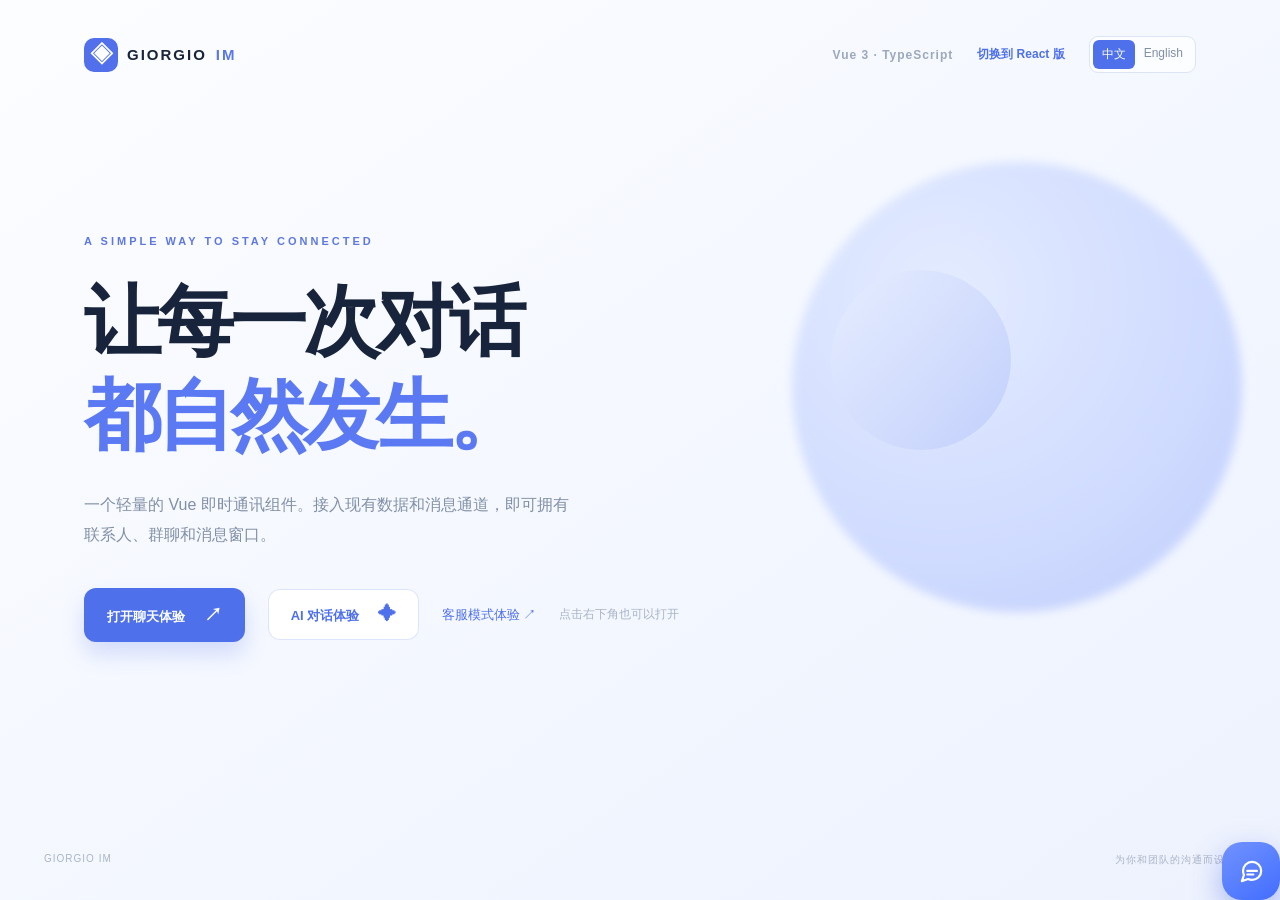
<file: index.html>
<!doctype html>
<html lang="zh-CN">
  <head>
    <meta charset="UTF-8" />
    <meta name="viewport" content="width=device-width, initial-scale=1.0" />
    <title>Giorgio IM · Vue 组件演示</title>
    <script type="module" crossorigin src="/assets/index-CqxR2ox7.js"></script>
    <link rel="stylesheet" crossorigin href="/assets/index-DMJhIIVW.css">
  </head>
  <body>
    <div id="app"></div>
  </body>
</html>
</file>
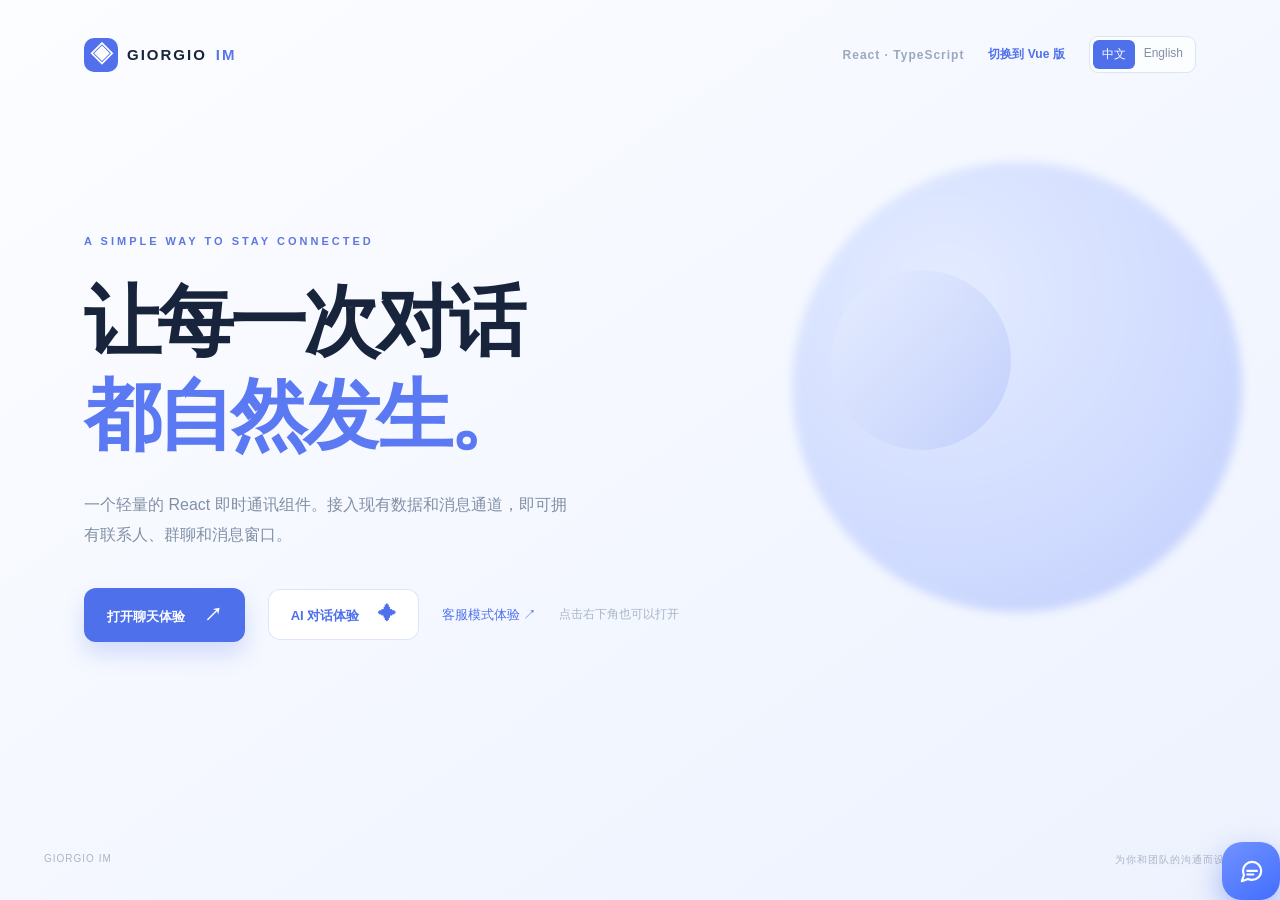
<file: react/index.html>
<!doctype html>
<html lang="zh-CN">
  <head>
    <meta charset="UTF-8" />
    <meta name="viewport" content="width=device-width, initial-scale=1.0" />
    <title>Giorgio IM · React 组件演示</title>
    <script type="module" crossorigin src="/react/assets/index-CaoD0odG.js"></script>
    <link rel="stylesheet" crossorigin href="/react/assets/index-DMJhIIVW.css">
  </head>
  <body>
    <div id="app"></div>
  </body>
</html>
</file>
<file: assets/index-DMJhIIVW.css>
*{box-sizing:border-box}body{margin:0;font-family:Inter,-apple-system,BlinkMacSystemFont,Segoe UI,sans-serif;color:#18243b;background:#f8faff}.demo-page{position:relative;min-height:100vh;overflow:hidden;background:linear-gradient(145deg,#fcfdff,#f2f6ff 65%,#eef2fe)}.demo-nav{position:relative;z-index:2;display:flex;align-items:center;justify-content:space-between;max-width:1200px;margin:auto;padding:36px 44px}.demo-brand{display:flex;align-items:center;gap:9px;font-size:15px;font-weight:850;letter-spacing:2px}.demo-brand>span:last-child{color:#5977e9}.demo-brand-icon{display:grid;place-items:center;width:34px;height:34px;border-radius:10px;background:#526fec;color:#fff;font-size:23px;letter-spacing:0}.demo-version{color:#9ba8bd;font-size:12px;font-weight:600;letter-spacing:1px}.demo-nav-tools{display:flex;align-items:center;gap:24px}.demo-framework{color:#4e70eb;font-size:12px;font-weight:600;text-decoration:none;white-space:nowrap}.demo-framework:focus-visible{outline:2px solid #4e70eb;outline-offset:4px}.demo-language{display:flex;padding:3px;border:1px solid #dce4f5;border-radius:9px;background:#ffffffb3}.demo-language a{padding:6px 9px;border-radius:6px;color:#8290a6;font-size:12px;text-decoration:none;white-space:nowrap}.demo-language a[aria-current]{background:#4e70eb;color:#fff}.demo-language a:focus-visible,.demo-actions a:focus-visible{outline:2px solid #4e70eb;outline-offset:4px}.demo-hero{position:relative;z-index:1;max-width:1200px;margin:14vh auto 0;padding:0 44px}.demo-kicker{margin-bottom:27px;color:#5e78df;font-size:11px;font-weight:800;letter-spacing:3px}.demo-hero h1{margin:0;font-size:clamp(46px,6vw,80px);font-weight:750;letter-spacing:-4px;line-height:1.23}:lang(en) .demo-hero h1{font-size:clamp(36px,6vw,80px)}.demo-hero h1 em{color:#5a79f2;font-style:normal}.demo-hero p{max-width:485px;margin:27px 0 37px;color:#8290a6;font-size:16px;line-height:1.9}.demo-actions{display:flex;align-items:center;gap:23px}.demo-actions .demo-primary-link{padding:15px 23px;border:0;border-radius:12px;background:#4e70eb;box-shadow:0 12px 22px #4e70eb35;color:#fff;font-size:13px;font-weight:700;cursor:pointer;text-decoration:none}.demo-actions .demo-primary-link span{margin-left:15px;font-size:18px}.demo-actions{flex-wrap:wrap}.demo-actions #open-ai-demo{background:#fff;color:#4e70eb;box-shadow:inset 0 0 0 1px #dce4ff}.demo-actions>span{color:#a9b4c6;font-size:12px}.demo-service-link{color:#4e70eb;font-size:13px;text-decoration:none}.demo-orb{position:absolute;border-radius:50%;pointer-events:none}.demo-orb-one{top:18%;right:3%;width:450px;height:450px;background:radial-gradient(circle at 34% 30%,#d8e4ff,#b8c9ff 60%,#9aaff8);opacity:.58;filter:blur(5px)}.demo-orb-two{top:30%;right:21%;width:180px;height:180px;background:linear-gradient(125deg,#e9efff,#b8c7fa);opacity:.7}.demo-footer{position:absolute;right:44px;bottom:33px;left:44px;display:flex;justify-content:space-between;color:#aab5c5;font-size:10px;letter-spacing:1px}@media (max-width:720px){.demo-nav{padding:23px;gap:12px;flex-wrap:wrap}.demo-nav-tools{margin-left:auto}.demo-version{display:none}.demo-hero{margin-top:12vh;padding:0 26px 110px}.demo-hero h1{letter-spacing:-2px}.demo-hero p{font-size:14px}.demo-orb-one{top:55%;right:-45%;width:340px;height:340px}.demo-orb-two{display:none}.demo-actions>span{display:none}.demo-footer{right:26px;left:26px;gap:16px}}
</file>
<file: react/assets/index-DMJhIIVW.css>
*{box-sizing:border-box}body{margin:0;font-family:Inter,-apple-system,BlinkMacSystemFont,Segoe UI,sans-serif;color:#18243b;background:#f8faff}.demo-page{position:relative;min-height:100vh;overflow:hidden;background:linear-gradient(145deg,#fcfdff,#f2f6ff 65%,#eef2fe)}.demo-nav{position:relative;z-index:2;display:flex;align-items:center;justify-content:space-between;max-width:1200px;margin:auto;padding:36px 44px}.demo-brand{display:flex;align-items:center;gap:9px;font-size:15px;font-weight:850;letter-spacing:2px}.demo-brand>span:last-child{color:#5977e9}.demo-brand-icon{display:grid;place-items:center;width:34px;height:34px;border-radius:10px;background:#526fec;color:#fff;font-size:23px;letter-spacing:0}.demo-version{color:#9ba8bd;font-size:12px;font-weight:600;letter-spacing:1px}.demo-nav-tools{display:flex;align-items:center;gap:24px}.demo-framework{color:#4e70eb;font-size:12px;font-weight:600;text-decoration:none;white-space:nowrap}.demo-framework:focus-visible{outline:2px solid #4e70eb;outline-offset:4px}.demo-language{display:flex;padding:3px;border:1px solid #dce4f5;border-radius:9px;background:#ffffffb3}.demo-language a{padding:6px 9px;border-radius:6px;color:#8290a6;font-size:12px;text-decoration:none;white-space:nowrap}.demo-language a[aria-current]{background:#4e70eb;color:#fff}.demo-language a:focus-visible,.demo-actions a:focus-visible{outline:2px solid #4e70eb;outline-offset:4px}.demo-hero{position:relative;z-index:1;max-width:1200px;margin:14vh auto 0;padding:0 44px}.demo-kicker{margin-bottom:27px;color:#5e78df;font-size:11px;font-weight:800;letter-spacing:3px}.demo-hero h1{margin:0;font-size:clamp(46px,6vw,80px);font-weight:750;letter-spacing:-4px;line-height:1.23}:lang(en) .demo-hero h1{font-size:clamp(36px,6vw,80px)}.demo-hero h1 em{color:#5a79f2;font-style:normal}.demo-hero p{max-width:485px;margin:27px 0 37px;color:#8290a6;font-size:16px;line-height:1.9}.demo-actions{display:flex;align-items:center;gap:23px}.demo-actions .demo-primary-link{padding:15px 23px;border:0;border-radius:12px;background:#4e70eb;box-shadow:0 12px 22px #4e70eb35;color:#fff;font-size:13px;font-weight:700;cursor:pointer;text-decoration:none}.demo-actions .demo-primary-link span{margin-left:15px;font-size:18px}.demo-actions{flex-wrap:wrap}.demo-actions #open-ai-demo{background:#fff;color:#4e70eb;box-shadow:inset 0 0 0 1px #dce4ff}.demo-actions>span{color:#a9b4c6;font-size:12px}.demo-service-link{color:#4e70eb;font-size:13px;text-decoration:none}.demo-orb{position:absolute;border-radius:50%;pointer-events:none}.demo-orb-one{top:18%;right:3%;width:450px;height:450px;background:radial-gradient(circle at 34% 30%,#d8e4ff,#b8c9ff 60%,#9aaff8);opacity:.58;filter:blur(5px)}.demo-orb-two{top:30%;right:21%;width:180px;height:180px;background:linear-gradient(125deg,#e9efff,#b8c7fa);opacity:.7}.demo-footer{position:absolute;right:44px;bottom:33px;left:44px;display:flex;justify-content:space-between;color:#aab5c5;font-size:10px;letter-spacing:1px}@media (max-width:720px){.demo-nav{padding:23px;gap:12px;flex-wrap:wrap}.demo-nav-tools{margin-left:auto}.demo-version{display:none}.demo-hero{margin-top:12vh;padding:0 26px 110px}.demo-hero h1{letter-spacing:-2px}.demo-hero p{font-size:14px}.demo-orb-one{top:55%;right:-45%;width:340px;height:340px}.demo-orb-two{display:none}.demo-actions>span{display:none}.demo-footer{right:26px;left:26px;gap:16px}}
</file>
